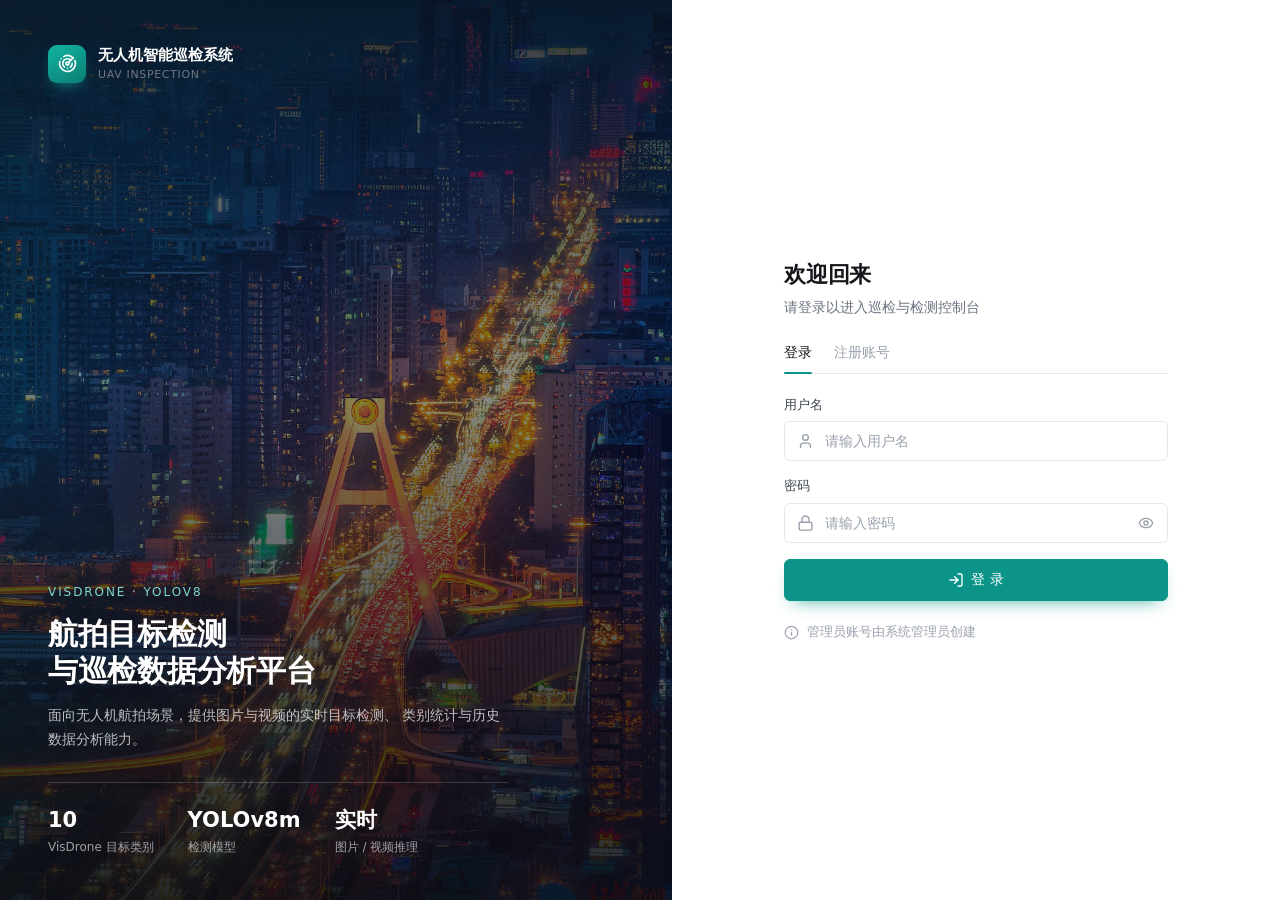
<file: frontend/index.html>
<!doctype html>
<html lang="zh-CN">
<head>
    <meta charset="utf-8">
    <meta name="viewport" content="width=device-width, initial-scale=1">
    <title>无人机智能巡检与目标检测系统</title>
    <link rel="icon" type="image/svg+xml" href="assets/favicon.svg">
    <link rel="stylesheet" href="css/style.css">
    <script>
        // 入口页：按登录状态跳转
        (function () {
            var target = "login.html";
            try {
                var raw = localStorage.getItem("uav.session");
                if (raw) {
                    var session = JSON.parse(raw);
                    if (session && session.access_token) {
                        target = "statistics.html";
                    }
                }
            } catch (e) { /* 忽略 */ }
            location.replace(target);
        })();
    </script>
</head>
<body>
    <div class="empty" style="height:100vh">
        <div class="spinner spinner--dark"></div>
        <div class="empty__title">正在进入系统…</div>
    </div>
</body>
</html>
</file>
<file: frontend/css/style.css>
/* ============================================================
   无人机智能巡检与目标检测系统 · 前端样式
   设计基调：石墨色侧栏 + 浅灰内容区 + 青绿强调色
   ============================================================ */

/* ---------- 设计变量 ---------- */
:root {
    --bg: #f4f5f7;
    --surface: #ffffff;
    --surface-2: #fafbfc;

    --ink: #14161a;
    --ink-2: #3d4451;
    --ink-3: #6b7280;
    --ink-4: #9aa1ad;

    --line: #e6e8ec;
    --line-2: #eef0f3;

    --sidebar-bg: #15171c;
    --sidebar-bg-2: #1c1f26;
    --sidebar-fg: #a7abb3;
    --sidebar-fg-strong: #ffffff;
    --sidebar-line: #272b33;

    --accent: #12b3a2;
    --accent-strong: #0d9488;
    --accent-soft: #e6f7f4;
    --accent-ink: #0b7a6e;

    --amber: #e0a63c;
    --rose: #e2647a;
    --sky: #4f9dd4;
    --violet: #8672c9;
    --lime: #7aab53;
    --clay: #c98a5e;

    --ok: #2f9e6f;
    --warn: #d98324;
    --err: #d24b4b;

    --r-sm: 6px;
    --r: 8px;
    --r-lg: 10px;

    --shadow-sm: 0 1px 2px rgba(16, 24, 40, .05);
    --shadow: 0 1px 2px rgba(16, 24, 40, .04), 0 10px 26px -16px rgba(16, 24, 40, .22);
    --shadow-lg: 0 18px 48px -22px rgba(16, 24, 40, .38);

    --sidebar-w: 248px;
    --topbar-h: 64px;

    --font: "PingFang SC", "Microsoft YaHei", "Segoe UI", "Hiragino Sans GB",
        system-ui, -apple-system, "Helvetica Neue", Arial, sans-serif;
    --mono: "JetBrains Mono", "SFMono-Regular", Consolas, "Liberation Mono", Menlo, monospace;
}

/* ---------- 基础重置 ---------- */
* {
    box-sizing: border-box;
}

html,
body {
    height: 100%;
}

body {
    margin: 0;
    font-family: var(--font);
    font-size: 14px;
    line-height: 1.5;
    color: var(--ink);
    background: var(--bg);
    -webkit-font-smoothing: antialiased;
}

h1, h2, h3, h4, p {
    margin: 0;
}

a {
    color: inherit;
    text-decoration: none;
}

button {
    font-family: inherit;
}

::selection {
    background: var(--accent);
    color: #fff;
}

/* 滚动条 */
::-webkit-scrollbar {
    width: 10px;
    height: 10px;
}

::-webkit-scrollbar-thumb {
    background: #cfd3da;
    border-radius: 8px;
    border: 3px solid transparent;
    background-clip: content-box;
}

::-webkit-scrollbar-thumb:hover {
    background: #b4bac4;
    background-clip: content-box;
}

/* ============================================================
   布局骨架
   ============================================================ */
.app {
    display: flex;
    min-height: 100vh;
}

/* ---------- 侧边栏 ---------- */
.sidebar {
    width: var(--sidebar-w);
    flex: 0 0 var(--sidebar-w);
    background: var(--sidebar-bg);
    color: var(--sidebar-fg);
    display: flex;
    flex-direction: column;
    position: fixed;
    inset: 0 auto 0 0;
    z-index: 40;
}

.sidebar__brand {
    display: flex;
    align-items: center;
    gap: 11px;
    padding: 0 20px;
    height: var(--topbar-h);
    border-bottom: 1px solid var(--sidebar-line);
    flex: 0 0 auto;
}

.brand__mark {
    width: 34px;
    height: 34px;
    border-radius: 9px;
    background: linear-gradient(150deg, var(--accent) 0%, #0b7f73 100%);
    display: grid;
    place-items: center;
    color: #fff;
    flex: 0 0 auto;
    box-shadow: 0 6px 14px -6px rgba(18, 179, 162, .8);
}

.brand__mark svg {
    width: 19px;
    height: 19px;
}

.brand__text {
    min-width: 0;
}

.brand__name {
    color: var(--sidebar-fg-strong);
    font-size: 14px;
    font-weight: 600;
    letter-spacing: 0;
    white-space: nowrap;
    overflow: hidden;
    text-overflow: ellipsis;
}

.brand__sub {
    font-size: 11px;
    color: #71767f;
    letter-spacing: .06em;
    text-transform: uppercase;
}

.sidebar__nav {
    flex: 1 1 auto;
    overflow-y: auto;
    padding: 16px 12px 8px;
}

.nav__label {
    font-size: 11px;
    letter-spacing: .08em;
    text-transform: uppercase;
    color: #5f646d;
    padding: 6px 10px 8px;
}

.nav-item {
    position: relative;
    display: flex;
    align-items: center;
    gap: 11px;
    padding: 10px 12px;
    margin-bottom: 3px;
    border-radius: var(--r-sm);
    color: var(--sidebar-fg);
    font-size: 13.5px;
    cursor: pointer;
    border: 0;
    background: transparent;
    width: 100%;
    text-align: left;
    transition: background .16s ease, color .16s ease;
}

.nav-item svg {
    width: 17px;
    height: 17px;
    flex: 0 0 auto;
    stroke-width: 1.9;
}

.nav-item:hover {
    background: var(--sidebar-bg-2);
    color: #e8eaee;
}

.nav-item.is-active {
    background: var(--sidebar-bg-2);
    color: var(--sidebar-fg-strong);
    font-weight: 500;
}

.nav-item.is-active::before {
    content: "";
    position: absolute;
    left: -12px;
    top: 50%;
    transform: translateY(-50%);
    width: 3px;
    height: 20px;
    border-radius: 0 3px 3px 0;
    background: var(--accent);
}

.nav-item.is-active svg {
    color: var(--accent);
}

.nav-item__badge {
    margin-left: auto;
    font-size: 11px;
    color: #71767f;
}

.sidebar__sep {
    height: 1px;
    background: var(--sidebar-line);
    margin: 10px 10px;
}

.sidebar__bottom {
    flex: 0 0 auto;
    padding: 8px 12px 16px;
}

/* ---------- 主区域 ---------- */
.main {
    flex: 1 1 auto;
    min-width: 0;
    margin-left: var(--sidebar-w);
    display: flex;
    flex-direction: column;
}

.topbar {
    position: sticky;
    top: 0;
    z-index: 30;
    height: var(--topbar-h);
    flex: 0 0 auto;
    background: rgba(255, 255, 255, .92);
    backdrop-filter: saturate(180%) blur(10px);
    border-bottom: 1px solid var(--line);
    display: flex;
    align-items: center;
    gap: 14px;
    padding: 0 28px;
}

.topbar__burger {
    display: none;
    width: 36px;
    height: 36px;
    border-radius: var(--r-sm);
    border: 1px solid var(--line);
    background: #fff;
    color: var(--ink-2);
    place-items: center;
    cursor: pointer;
}

.topbar__heading {
    min-width: 0;
}

.topbar__title {
    font-size: 16px;
    font-weight: 600;
    letter-spacing: 0;
    white-space: nowrap;
    overflow: hidden;
    text-overflow: ellipsis;
}

.topbar__crumb {
    font-size: 12px;
    color: var(--ink-4);
    margin-top: 1px;
}

.topbar__spacer {
    flex: 1 1 auto;
}

.topbar__clock {
    font-size: 12.5px;
    color: var(--ink-3);
    font-variant-numeric: tabular-nums;
    white-space: nowrap;
}

.user {
    position: relative;
}

.user__btn {
    display: flex;
    align-items: center;
    gap: 9px;
    padding: 6px 10px 6px 6px;
    border-radius: 999px;
    border: 1px solid var(--line);
    background: #fff;
    cursor: pointer;
    color: var(--ink-2);
    transition: border-color .16s ease, box-shadow .16s ease;
}

.user__btn:hover {
    border-color: #d3d7de;
    box-shadow: var(--shadow-sm);
}

.user__avatar {
    width: 28px;
    height: 28px;
    border-radius: 50%;
    background: #1e2127;
    color: #fff;
    display: grid;
    place-items: center;
    font-size: 12.5px;
    font-weight: 600;
    text-transform: uppercase;
}

.user__name {
    font-size: 13px;
    font-weight: 500;
    max-width: 120px;
    overflow: hidden;
    text-overflow: ellipsis;
    white-space: nowrap;
}

.user__btn svg {
    width: 15px;
    height: 15px;
    color: var(--ink-4);
}

.dropdown {
    position: absolute;
    right: 0;
    top: calc(100% + 8px);
    min-width: 200px;
    background: #fff;
    border: 1px solid var(--line);
    border-radius: var(--r);
    box-shadow: var(--shadow-lg);
    padding: 6px;
    opacity: 0;
    visibility: hidden;
    transform: translateY(-4px);
    transition: opacity .14s ease, transform .14s ease, visibility .14s;
    z-index: 50;
}

.dropdown.is-open {
    opacity: 1;
    visibility: visible;
    transform: translateY(0);
}

.dropdown__head {
    padding: 9px 10px 10px;
    border-bottom: 1px solid var(--line-2);
    margin-bottom: 5px;
}

.dropdown__name {
    font-size: 13.5px;
    font-weight: 600;
}

.dropdown__role {
    font-size: 11.5px;
    color: var(--ink-4);
    margin-top: 2px;
}

.dropdown__item {
    display: flex;
    align-items: center;
    gap: 9px;
    padding: 9px 10px;
    border-radius: var(--r-sm);
    font-size: 13px;
    color: var(--ink-2);
    cursor: pointer;
    border: 0;
    background: transparent;
    width: 100%;
    text-align: left;
}

.dropdown__item:hover {
    background: var(--surface-2);
}

.dropdown__item svg {
    width: 16px;
    height: 16px;
    color: var(--ink-3);
}

.dropdown__item.is-danger {
    color: var(--err);
}

.dropdown__item.is-danger svg {
    color: var(--err);
}

/* ---------- 内容区 ---------- */
.content {
    flex: 1 1 auto;
    padding: 24px 28px 40px;
    max-width: 1500px;
    width: 100%;
}

.page-head {
    display: flex;
    align-items: flex-end;
    justify-content: space-between;
    gap: 16px;
    margin-bottom: 18px;
    flex-wrap: wrap;
}

.page-head__title {
    font-size: 20px;
    font-weight: 650;
    letter-spacing: 0;
}

.page-head__sub {
    font-size: 13px;
    color: var(--ink-3);
    margin-top: 3px;
}

.page-head__actions {
    display: flex;
    align-items: center;
    gap: 10px;
    flex-wrap: wrap;
}

/* ============================================================
   通用组件
   ============================================================ */

/* 卡片 */
.card {
    background: var(--surface);
    border: 1px solid var(--line);
    border-radius: var(--r);
    box-shadow: var(--shadow-sm);
}

.card__head {
    display: flex;
    align-items: center;
    gap: 12px;
    padding: 15px 18px;
    border-bottom: 1px solid var(--line-2);
}

.card__title {
    font-size: 14px;
    font-weight: 600;
}

.card__sub {
    font-size: 12px;
    color: var(--ink-4);
    margin-top: 2px;
}

.card__tools {
    margin-left: auto;
    display: flex;
    align-items: center;
    gap: 8px;
}

.card__body {
    padding: 18px;
}

.card__body--flush {
    padding: 0;
}

/* 统计卡片 */
.stat-grid {
    display: grid;
    grid-template-columns: repeat(4, minmax(0, 1fr));
    gap: 16px;
    margin-bottom: 16px;
}

.stat {
    background: var(--surface);
    border: 1px solid var(--line);
    border-radius: var(--r);
    box-shadow: var(--shadow-sm);
    padding: 16px 18px;
    display: flex;
    align-items: flex-start;
    gap: 14px;
    position: relative;
    overflow: hidden;
}

.stat__icon {
    width: 40px;
    height: 40px;
    border-radius: 9px;
    display: grid;
    place-items: center;
    flex: 0 0 auto;
    background: var(--accent-soft);
    color: var(--accent-ink);
}

.stat__icon svg {
    width: 19px;
    height: 19px;
}

.stat--amber .stat__icon { background: #fbf1dd; color: #a9761a; }
.stat--sky .stat__icon { background: #e7f1fa; color: #2f6f9e; }
.stat--violet .stat__icon { background: #efeafa; color: #5c4a9e; }

.stat__meta {
    min-width: 0;
}

.stat__label {
    font-size: 12.5px;
    color: var(--ink-3);
    white-space: nowrap;
}

.stat__value {
    font-size: 26px;
    font-weight: 650;
    line-height: 1.15;
    margin-top: 5px;
    font-variant-numeric: tabular-nums;
    letter-spacing: -.01em;
}

.stat__foot {
    font-size: 12px;
    color: var(--ink-4);
    margin-top: 4px;
}

/* 图表网格 */
.grid-2 {
    display: grid;
    grid-template-columns: repeat(2, minmax(0, 1fr));
    gap: 16px;
    margin-bottom: 16px;
}

.grid-1 {
    margin-bottom: 16px;
}

.chart {
    width: 100%;
    height: 320px;
}

.chart--tall {
    height: 360px;
}

.chart--compact {
    height: 300px;
}

/* 按钮 */
.btn {
    display: inline-flex;
    align-items: center;
    justify-content: center;
    gap: 7px;
    height: 36px;
    padding: 0 14px;
    border-radius: var(--r-sm);
    border: 1px solid var(--line);
    background: #fff;
    color: var(--ink-2);
    font-size: 13px;
    font-weight: 500;
    cursor: pointer;
    white-space: nowrap;
    transition: background .16s ease, border-color .16s ease, color .16s ease, box-shadow .16s ease;
}

.btn svg {
    width: 16px;
    height: 16px;
}

.btn:hover {
    background: var(--surface-2);
    border-color: #d3d7de;
}

.btn:active {
    transform: translateY(.5px);
}

.btn:disabled {
    opacity: .55;
    cursor: not-allowed;
}

.btn--primary {
    background: var(--accent-strong);
    border-color: var(--accent-strong);
    color: #fff;
    box-shadow: 0 8px 18px -10px rgba(13, 148, 136, .9);
}

.btn--primary:hover {
    background: #0b8276;
    border-color: #0b8276;
    color: #fff;
}

.btn--dark {
    background: #1e2127;
    border-color: #1e2127;
    color: #fff;
}

.btn--dark:hover {
    background: #2a2e36;
    border-color: #2a2e36;
    color: #fff;
}

.btn--ghost {
    background: transparent;
    border-color: transparent;
}

.btn--ghost:hover {
    background: var(--surface-2);
    border-color: var(--line);
}

.btn--danger {
    color: var(--err);
}

.btn--danger:hover {
    background: #fdeeee;
    border-color: #f3d3d3;
}

.btn--sm {
    height: 30px;
    padding: 0 10px;
    font-size: 12.5px;
}

.btn--lg {
    height: 42px;
    padding: 0 20px;
    font-size: 14px;
}

.btn--block {
    width: 100%;
}

.icon-btn {
    width: 36px;
    height: 36px;
    padding: 0;
    border-radius: var(--r-sm);
    display: inline-grid;
    place-items: center;
    border: 1px solid var(--line);
    background: #fff;
    color: var(--ink-2);
    cursor: pointer;
}

.icon-btn:hover {
    background: var(--surface-2);
    border-color: #d3d7de;
}

.icon-btn svg {
    width: 16px;
    height: 16px;
}

/* 分段控件 */
.segmented {
    display: inline-flex;
    padding: 3px;
    background: #eceef2;
    border-radius: var(--r-sm);
    gap: 2px;
}

.segmented__item {
    border: 0;
    background: transparent;
    padding: 6px 14px;
    border-radius: 5px;
    font-size: 13px;
    color: var(--ink-3);
    cursor: pointer;
    display: inline-flex;
    align-items: center;
    gap: 6px;
    transition: background .14s ease, color .14s ease;
}

.segmented__item svg {
    width: 15px;
    height: 15px;
}

.segmented__item.is-active {
    background: #fff;
    color: var(--ink);
    font-weight: 550;
    box-shadow: var(--shadow-sm);
}

/* 表单 */
.field {
    margin-bottom: 16px;
}

.field__label {
    display: block;
    font-size: 12.5px;
    font-weight: 550;
    color: var(--ink-2);
    margin-bottom: 7px;
}

.input,
.select {
    width: 100%;
    height: 40px;
    padding: 0 12px;
    border: 1px solid var(--line);
    border-radius: var(--r-sm);
    background: #fff;
    color: var(--ink);
    font-size: 13.5px;
    font-family: inherit;
    transition: border-color .16s ease, box-shadow .16s ease;
}

.input::placeholder {
    color: var(--ink-4);
}

.input:focus,
.select:focus {
    outline: none;
    border-color: var(--accent);
    box-shadow: 0 0 0 3px rgba(18, 179, 162, .16);
}

.input-affix {
    position: relative;
}

.input-affix .input {
    padding-left: 40px;
}

.input-affix > svg {
    position: absolute;
    left: 13px;
    top: 50%;
    transform: translateY(-50%);
    width: 17px;
    height: 17px;
    color: var(--ink-4);
    pointer-events: none;
}

.input-affix__toggle {
    position: absolute;
    right: 8px;
    top: 50%;
    transform: translateY(-50%);
    width: 28px;
    height: 28px;
    border: 0;
    background: transparent;
    color: var(--ink-4);
    cursor: pointer;
    display: grid;
    place-items: center;
    border-radius: 5px;
}

.input-affix__toggle:hover {
    color: var(--ink-2);
    background: var(--surface-2);
}

.input-affix__toggle svg {
    width: 16px;
    height: 16px;
}

.field__hint {
    font-size: 12px;
    color: var(--ink-4);
    margin-top: 6px;
}

.field__error {
    font-size: 12px;
    color: var(--err);
    margin-top: 6px;
    display: none;
}

.field.has-error .input {
    border-color: var(--err);
}

.field.has-error .field__error {
    display: block;
}

/* 上传区 */
.dropzone {
    border: 1.5px dashed #d3d7de;
    border-radius: var(--r);
    background: var(--surface-2);
    padding: 34px 22px;
    text-align: center;
    cursor: pointer;
    transition: border-color .16s ease, background .16s ease;
}

.dropzone:hover,
.dropzone.is-over {
    border-color: var(--accent);
    background: var(--accent-soft);
}

.dropzone__icon {
    width: 48px;
    height: 48px;
    margin: 0 auto 12px;
    border-radius: 12px;
    background: #fff;
    border: 1px solid var(--line);
    display: grid;
    place-items: center;
    color: var(--accent-strong);
    box-shadow: var(--shadow-sm);
}

.dropzone__icon svg {
    width: 22px;
    height: 22px;
}

.dropzone__title {
    font-size: 14px;
    font-weight: 550;
}

.dropzone__hint {
    font-size: 12.5px;
    color: var(--ink-4);
    margin-top: 5px;
}

/* 预览 */
.preview {
    position: relative;
    border-radius: var(--r);
    overflow: hidden;
    background: #0e1013;
    aspect-ratio: 16 / 10;
    display: grid;
    place-items: center;
}

.preview img,
.preview video {
    width: 100%;
    height: 100%;
    object-fit: contain;
    display: block;
}

.preview__placeholder {
    color: #6b7280;
    font-size: 13px;
    display: flex;
    flex-direction: column;
    align-items: center;
    gap: 10px;
}

.preview__placeholder svg {
    width: 26px;
    height: 26px;
}

/* 进度 / 加载 */
.progress {
    height: 6px;
    border-radius: 999px;
    background: #e9ebef;
    overflow: hidden;
}

.progress__bar {
    height: 100%;
    width: 0;
    background: var(--accent);
    border-radius: 999px;
    transition: width .3s ease;
}

.spinner {
    width: 18px;
    height: 18px;
    border: 2px solid rgba(255, 255, 255, .35);
    border-top-color: #fff;
    border-radius: 50%;
    animation: spin .7s linear infinite;
    flex: 0 0 auto;
}

.spinner--dark {
    border-color: rgba(20, 22, 26, .18);
    border-top-color: var(--accent-strong);
}

@keyframes spin {
    to { transform: rotate(360deg); }
}

.loading {
    display: flex;
    align-items: center;
    gap: 10px;
    font-size: 13px;
    color: var(--ink-3);
}

/* 指标小卡 */
.metrics {
    display: grid;
    grid-template-columns: repeat(auto-fit, minmax(120px, 1fr));
    gap: 10px;
}

.metric {
    background: var(--surface-2);
    border: 1px solid var(--line-2);
    border-radius: var(--r-sm);
    padding: 11px 13px;
}

.metric__label {
    font-size: 12px;
    color: var(--ink-4);
}

.metric__value {
    font-size: 18px;
    font-weight: 600;
    margin-top: 3px;
    font-variant-numeric: tabular-nums;
}

/* 类别条 */
.classbar {
    display: flex;
    flex-direction: column;
    gap: 11px;
}

.classbar__row {
    display: grid;
    grid-template-columns: 92px 1fr 54px;
    align-items: center;
    gap: 10px;
    font-size: 12.5px;
}

.classbar__name {
    color: var(--ink-2);
    overflow: hidden;
    text-overflow: ellipsis;
    white-space: nowrap;
}

.classbar__track {
    height: 8px;
    background: #eef0f3;
    border-radius: 999px;
    overflow: hidden;
}

.classbar__fill {
    height: 100%;
    border-radius: 999px;
    background: var(--accent);
    transition: width .4s ease;
}

.classbar__value {
    text-align: right;
    color: var(--ink-3);
    font-variant-numeric: tabular-nums;
}

/* 表格 */
.table-wrap {
    overflow-x: auto;
}

.table {
    width: 100%;
    border-collapse: collapse;
    font-size: 13px;
}

.table th {
    text-align: left;
    font-weight: 550;
    color: var(--ink-3);
    background: var(--surface-2);
    padding: 11px 14px;
    border-bottom: 1px solid var(--line);
    white-space: nowrap;
    font-size: 12.5px;
}

.table td {
    padding: 12px 14px;
    border-bottom: 1px solid var(--line-2);
    color: var(--ink-2);
    white-space: nowrap;
}

.table tbody tr:last-child td {
    border-bottom: 0;
}

.table tbody tr:hover td {
    background: #fbfbfc;
}

.table .num {
    font-variant-numeric: tabular-nums;
}

.table .name {
    max-width: 240px;
    overflow: hidden;
    text-overflow: ellipsis;
    white-space: nowrap;
    color: var(--ink);
    font-weight: 500;
}

.table__actions {
    display: flex;
    gap: 6px;
}

/* 徽标 */
.badge {
    display: inline-flex;
    align-items: center;
    gap: 5px;
    height: 22px;
    padding: 0 8px;
    border-radius: 999px;
    font-size: 11.5px;
    font-weight: 500;
    background: #eef0f3;
    color: var(--ink-2);
    white-space: nowrap;
}

.badge svg {
    width: 13px;
    height: 13px;
}

.badge--image { background: #e7f1fa; color: #2f6f9e; }
.badge--video { background: #efeafa; color: #5c4a9e; }
.badge--ok { background: #e5f5ee; color: #1f7a53; }
.badge--warn { background: #fbf1dd; color: #a9761a; }
.badge--err { background: #fdeeee; color: #b23b3b; }

/* 抽屉/弹窗 */
.modal {
    position: fixed;
    inset: 0;
    z-index: 80;
    display: none;
    align-items: center;
    justify-content: center;
    padding: 24px;
    background: rgba(18, 20, 24, .5);
    backdrop-filter: blur(2px);
}

.modal.is-open {
    display: flex;
}

.modal__card {
    width: 100%;
    max-width: 520px;
    max-height: 90vh;
    overflow: auto;
    background: #fff;
    border-radius: var(--r-lg);
    box-shadow: var(--shadow-lg);
    animation: pop .18s ease;
}

.modal__card--wide {
    max-width: 860px;
}

@keyframes pop {
    from { opacity: 0; transform: translateY(8px) scale(.99); }
    to { opacity: 1; transform: none; }
}

.modal__head {
    display: flex;
    align-items: center;
    gap: 12px;
    padding: 16px 20px;
    border-bottom: 1px solid var(--line-2);
    position: sticky;
    top: 0;
    background: #fff;
    z-index: 1;
}

.modal__title {
    font-size: 15px;
    font-weight: 600;
}

.modal__close {
    margin-left: auto;
    width: 32px;
    height: 32px;
    border-radius: var(--r-sm);
    border: 0;
    background: transparent;
    color: var(--ink-3);
    cursor: pointer;
    display: grid;
    place-items: center;
}

.modal__close:hover {
    background: var(--surface-2);
    color: var(--ink);
}

.modal__close svg {
    width: 18px;
    height: 18px;
}

.modal__body {
    padding: 20px;
}

.modal__foot {
    display: flex;
    justify-content: flex-end;
    gap: 10px;
    padding: 14px 20px;
    border-top: 1px solid var(--line-2);
    position: sticky;
    bottom: 0;
    background: #fff;
}

/* 详情列表 */
.dl {
    display: grid;
    grid-template-columns: repeat(2, minmax(0, 1fr));
    gap: 12px 22px;
}

.dl__item {
    min-width: 0;
}

.dl__k {
    font-size: 12px;
    color: var(--ink-4);
}

.dl__v {
    font-size: 13.5px;
    color: var(--ink);
    margin-top: 2px;
    word-break: break-all;
}

/* Toast */
.toast-root {
    position: fixed;
    right: 22px;
    bottom: 22px;
    z-index: 100;
    display: flex;
    flex-direction: column;
    gap: 10px;
    pointer-events: none;
}

.toast {
    display: flex;
    align-items: center;
    gap: 10px;
    min-width: 260px;
    max-width: 380px;
    padding: 12px 14px;
    border-radius: var(--r);
    background: #fff;
    border: 1px solid var(--line);
    box-shadow: var(--shadow-lg);
    font-size: 13px;
    color: var(--ink-2);
    animation: toast-in .2s ease;
    pointer-events: auto;
}

.toast svg {
    width: 17px;
    height: 17px;
    flex: 0 0 auto;
}

.toast--ok svg { color: var(--ok); }
.toast--err svg { color: var(--err); }
.toast--warn svg { color: var(--warn); }
.toast--info svg { color: var(--sky); }

.toast.is-out {
    animation: toast-out .2s ease forwards;
}

@keyframes toast-in {
    from { opacity: 0; transform: translateX(16px); }
    to { opacity: 1; transform: none; }
}

@keyframes toast-out {
    to { opacity: 0; transform: translateX(16px); }
}

/* 空状态 */
.empty {
    display: flex;
    flex-direction: column;
    align-items: center;
    justify-content: center;
    gap: 10px;
    padding: 46px 20px;
    color: var(--ink-4);
    text-align: center;
}

.empty svg {
    width: 30px;
    height: 30px;
    color: #c4c9d1;
}

.empty__title {
    font-size: 13.5px;
    color: var(--ink-3);
}

.empty__hint {
    font-size: 12.5px;
}

/* 骨架屏 */
.skeleton {
    background: linear-gradient(90deg, #eef0f3 25%, #f5f6f8 37%, #eef0f3 63%);
    background-size: 400% 100%;
    animation: shimmer 1.3s ease infinite;
    border-radius: 6px;
}

@keyframes shimmer {
    from { background-position: 100% 50%; }
    to { background-position: 0 50%; }
}

/* 工具类 */
.row { display: flex; align-items: center; gap: 10px; }
.row--between { justify-content: space-between; }
.wrap { flex-wrap: wrap; }
.grow { flex: 1 1 auto; }
.muted { color: var(--ink-4); }
.mt-0 { margin-top: 0; }
.mt-16 { margin-top: 16px; }
.mt-24 { margin-top: 24px; }
.mb-16 { margin-bottom: 16px; }
.hidden { display: none !important; }
.nowrap { white-space: nowrap; }
.mono { font-family: var(--mono); }

/* ============================================================
   登录页
   ============================================================ */
.login {
    min-height: 100vh;
    display: grid;
    grid-template-columns: 1.05fr .95fr;
    background: #fff;
}

.login__aside {
    position: relative;
    background: #101216 url("../assets/login-bg.jpeg") center/cover no-repeat;
    color: #fff;
    display: flex;
    flex-direction: column;
    padding: 44px 48px;
    overflow: hidden;
}

.login__aside::after {
    content: "";
    position: absolute;
    inset: 0;
    background:
        linear-gradient(180deg, rgba(10, 12, 16, .82) 0%, rgba(10, 12, 16, .45) 42%, rgba(10, 12, 16, .88) 100%),
        linear-gradient(100deg, rgba(13, 148, 136, .22) 0%, rgba(13, 148, 136, 0) 55%);
}

.login__aside > * {
    position: relative;
    z-index: 1;
}

.login__brand {
    display: flex;
    align-items: center;
    gap: 12px;
}

.login__brand .brand__mark {
    width: 38px;
    height: 38px;
}

.login__brand .brand__name {
    font-size: 15px;
}

.login__headline {
    margin-top: auto;
    max-width: 460px;
}

.login__eyebrow {
    font-size: 12px;
    letter-spacing: .16em;
    text-transform: uppercase;
    color: #7fd8cd;
    margin-bottom: 14px;
}

.login__title {
    font-size: 30px;
    font-weight: 650;
    line-height: 1.25;
    letter-spacing: -.01em;
}

.login__desc {
    font-size: 14px;
    color: rgba(255, 255, 255, .72);
    margin-top: 14px;
    line-height: 1.7;
}

.login__facts {
    display: flex;
    gap: 34px;
    margin-top: 30px;
    padding-top: 22px;
    border-top: 1px solid rgba(255, 255, 255, .16);
}

.login__fact-value {
    font-size: 21px;
    font-weight: 650;
    font-variant-numeric: tabular-nums;
}

.login__fact-label {
    font-size: 12px;
    color: rgba(255, 255, 255, .6);
    margin-top: 2px;
}

.login__main {
    display: flex;
    align-items: center;
    justify-content: center;
    padding: 40px 32px;
}

.login__form {
    width: 100%;
    max-width: 384px;
}

.login__form-title {
    font-size: 22px;
    font-weight: 650;
    letter-spacing: -.01em;
}

.login__form-sub {
    font-size: 13.5px;
    color: var(--ink-3);
    margin-top: 6px;
    margin-bottom: 26px;
}

.login__tabs {
    display: flex;
    gap: 22px;
    border-bottom: 1px solid var(--line);
    margin-bottom: 22px;
}

.login__tab {
    border: 0;
    background: transparent;
    padding: 0 0 11px;
    font-size: 14px;
    color: var(--ink-4);
    cursor: pointer;
    position: relative;
    font-weight: 500;
}

.login__tab.is-active {
    color: var(--ink);
}

.login__tab.is-active::after {
    content: "";
    position: absolute;
    left: 0;
    right: 0;
    bottom: -1px;
    height: 2px;
    background: var(--accent-strong);
    border-radius: 2px;
}

.login__foot {
    margin-top: 22px;
    font-size: 12.5px;
    color: var(--ink-4);
    display: flex;
    align-items: center;
    gap: 8px;
}

.login__foot svg {
    width: 15px;
    height: 15px;
}

/* ============================================================
   响应式
   ============================================================ */
.sidebar-backdrop {
    display: none;
    position: fixed;
    inset: 0;
    background: rgba(16, 18, 22, .5);
    z-index: 35;
}

@media (max-width: 1200px) {
    .stat-grid {
        grid-template-columns: repeat(2, minmax(0, 1fr));
    }
}

@media (max-width: 960px) {
    .sidebar {
        transform: translateX(-100%);
        transition: transform .22s ease;
        box-shadow: var(--shadow-lg);
    }

    .app.nav-open .sidebar {
        transform: none;
    }

    .app.nav-open .sidebar-backdrop {
        display: block;
    }

    .main {
        margin-left: 0;
    }

    .topbar__burger {
        display: grid;
    }

    .topbar {
        padding: 0 16px;
    }

    .content {
        padding: 18px 16px 32px;
    }

    .topbar__clock {
        display: none;
    }

    .login {
        grid-template-columns: 1fr;
    }

    .login__aside {
        display: none;
    }
}

@media (max-width: 720px) {
    .grid-2 {
        grid-template-columns: 1fr;
    }

    .stat-grid {
        grid-template-columns: 1fr;
    }

    .page-head {
        align-items: flex-start;
    }

    .dl {
        grid-template-columns: 1fr;
    }

    .user__name {
        display: none;
    }

    .chart {
        height: 280px;
    }

    .chart--tall {
        height: 300px;
    }
}

/* ============================================================
   第一轮升级：个人中心 / 管理员后台 / 筛选栏
   ============================================================ */

.user__avatar img {
    width: 100%;
    height: 100%;
    object-fit: cover;
    border-radius: 50%;
    display: block;
}

.filter-bar {
    padding: 16px 18px;
    border-bottom: 1px solid var(--line-2);
    background: var(--surface-2);
}

.filter-grid {
    display: grid;
    grid-template-columns: repeat(3, minmax(0, 1fr)) auto;
    gap: 12px;
    align-items: end;
}

.filter-grid--wide {
    grid-template-columns: repeat(6, minmax(0, 1fr)) auto;
}

.filter-actions {
    display: flex;
    gap: 8px;
    align-items: center;
    padding-bottom: 1px;
}

.pager-bar {
    border-top: 1px solid var(--line-2);
    border-bottom: 0;
}

.form-grid {
    display: grid;
    grid-template-columns: repeat(2, minmax(0, 1fr));
    gap: 14px;
}

.profile-grid {
    display: grid;
    grid-template-columns: 320px minmax(0, 1fr);
    gap: 16px;
    margin-bottom: 16px;
}

.profile-card__body {
    display: flex;
    flex-direction: column;
    align-items: center;
    text-align: center;
    padding: 28px 22px;
}

.profile-avatar {
    width: 96px;
    height: 96px;
    border-radius: 50%;
    background: #1e2127;
    color: #fff;
    display: grid;
    place-items: center;
    font-size: 34px;
    font-weight: 600;
    overflow: hidden;
    border: 3px solid #fff;
    box-shadow: 0 0 0 1px var(--line), var(--shadow);
}

.profile-avatar img {
    width: 100%;
    height: 100%;
    object-fit: cover;
}

.profile-name {
    font-size: 19px;
    font-weight: 650;
    margin-top: 16px;
    word-break: break-all;
}

.profile-role {
    font-size: 12.5px;
    color: var(--ink-4);
    margin-top: 3px;
}

.profile-meta {
    width: 100%;
    margin-top: 22px;
    padding-top: 16px;
    border-top: 1px solid var(--line-2);
    display: flex;
    flex-direction: column;
    gap: 10px;
}

.profile-meta__row {
    display: flex;
    justify-content: space-between;
    gap: 12px;
    font-size: 12.5px;
}

.profile-meta__row span {
    color: var(--ink-4);
    flex: 0 0 auto;
}

.profile-meta__row strong {
    color: var(--ink-2);
    font-weight: 500;
    text-align: right;
    word-break: break-all;
}

.avatar-actions {
    display: flex;
    gap: 8px;
    margin-top: 20px;
    flex-wrap: wrap;
    justify-content: center;
}

@media (max-width: 1200px) {
    .filter-grid--wide {
        grid-template-columns: repeat(3, minmax(0, 1fr));
    }
}

@media (max-width: 960px) {
    .profile-grid {
        grid-template-columns: 1fr;
    }

    .filter-grid {
        grid-template-columns: repeat(2, minmax(0, 1fr));
    }
}

@media (max-width: 720px) {
    .filter-grid,
    .filter-grid--wide,
    .form-grid {
        grid-template-columns: 1fr;
    }

    .filter-actions {
        justify-content: flex-end;
    }

    .card__head {
        flex-wrap: wrap;
        row-gap: 10px;
    }

    .card__head > .card__title {
        white-space: nowrap;
    }
}
</file>
